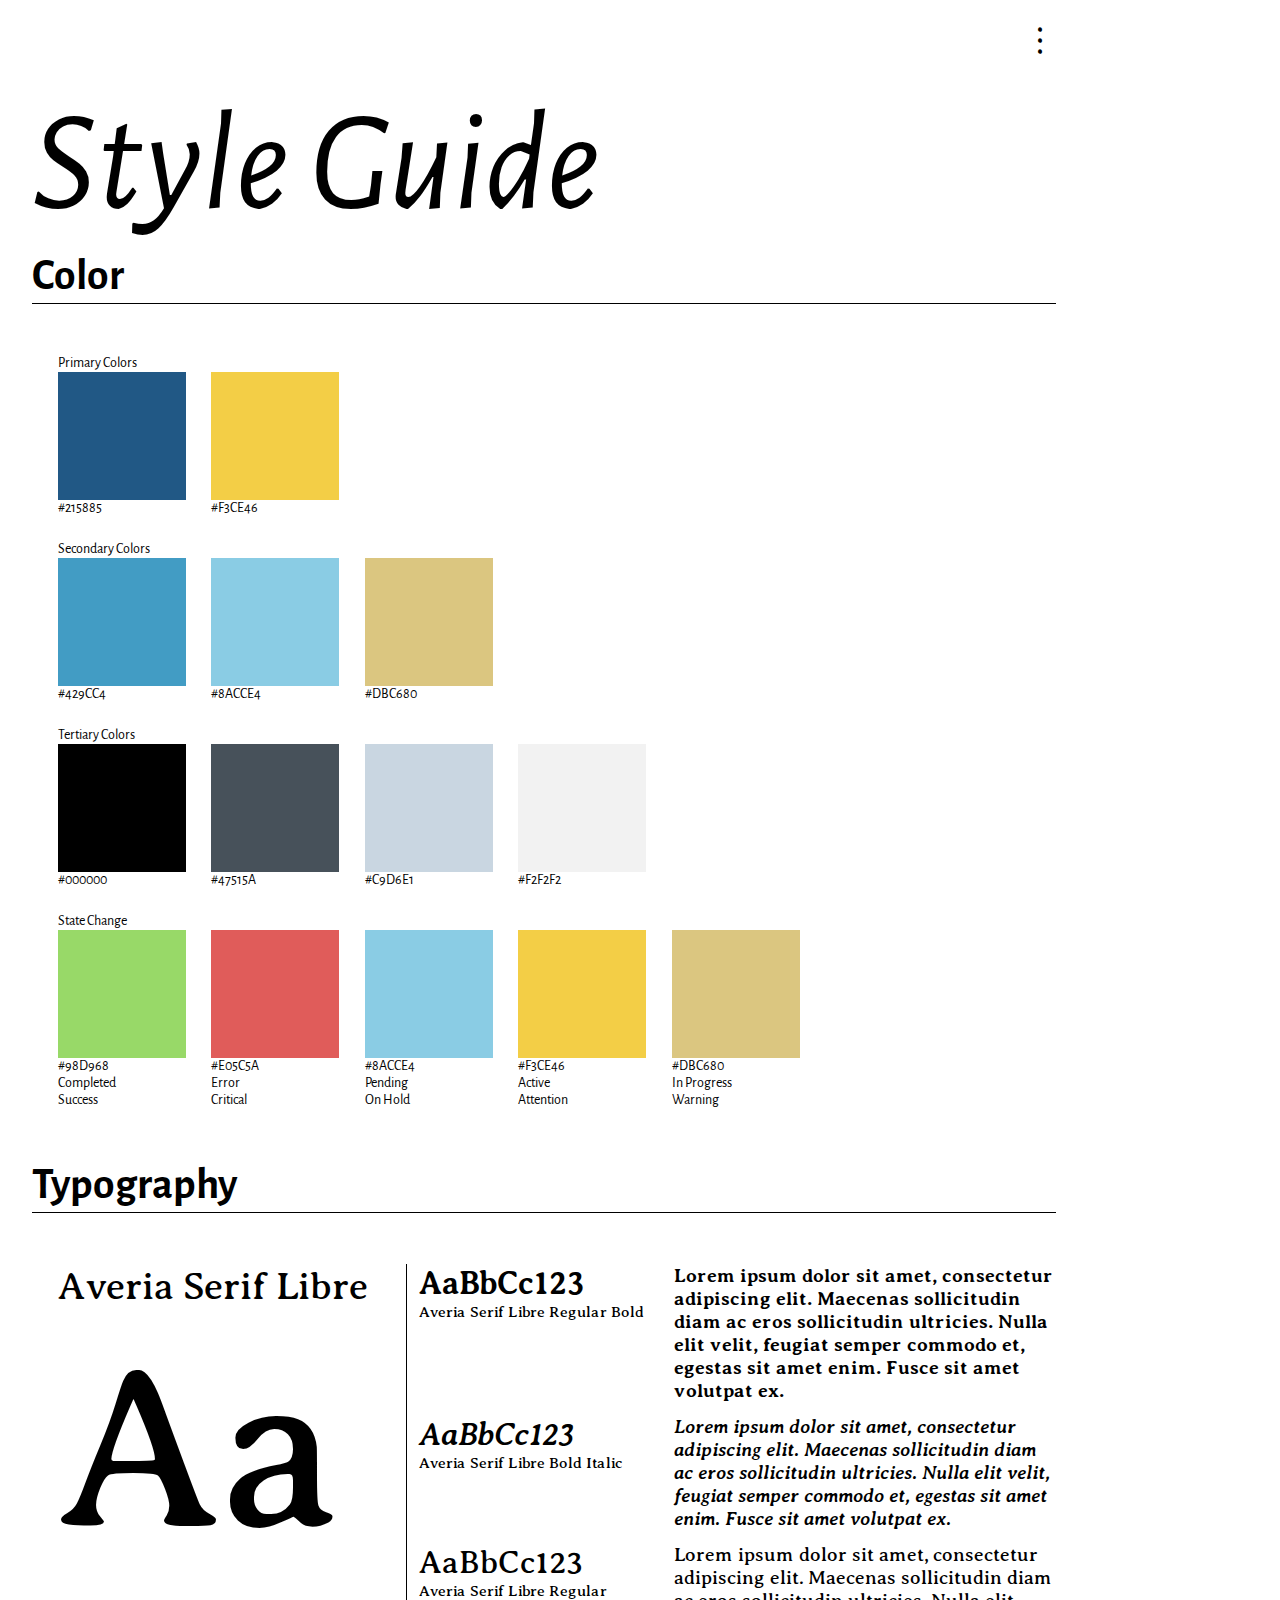
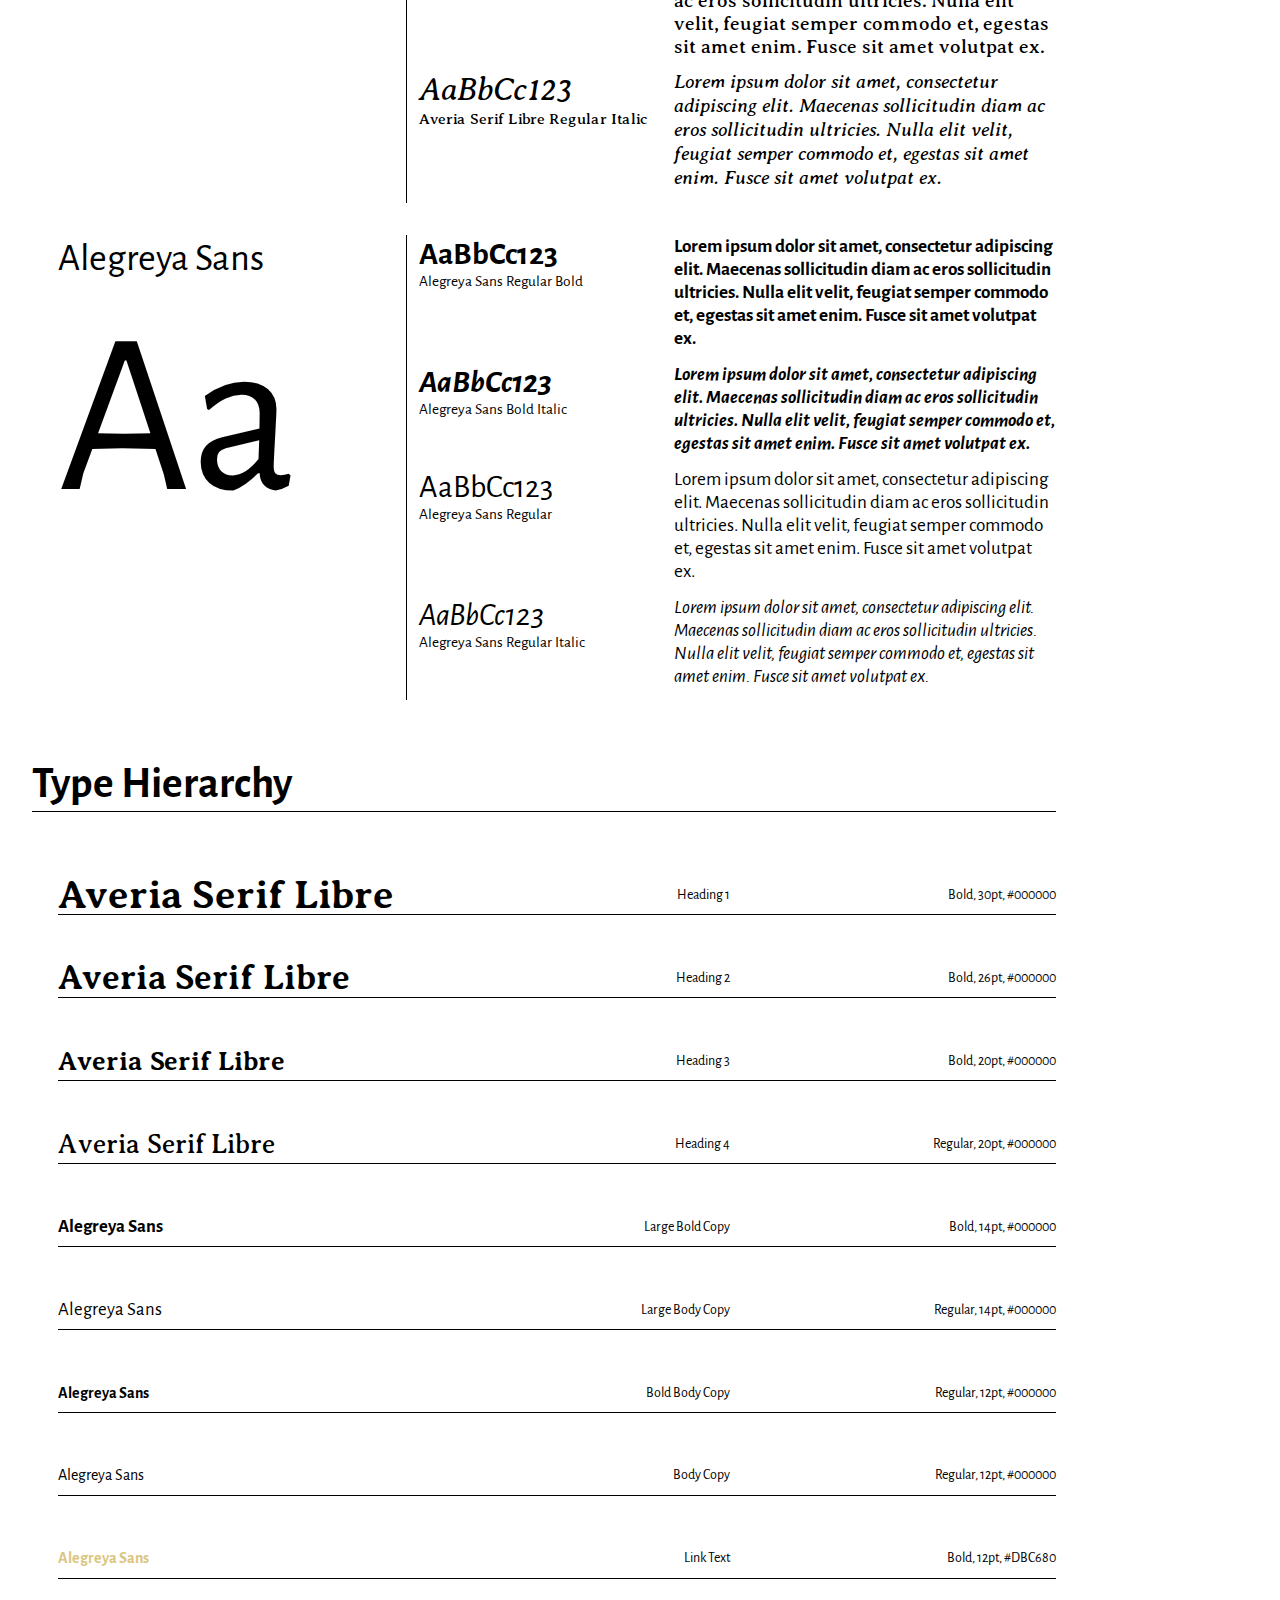
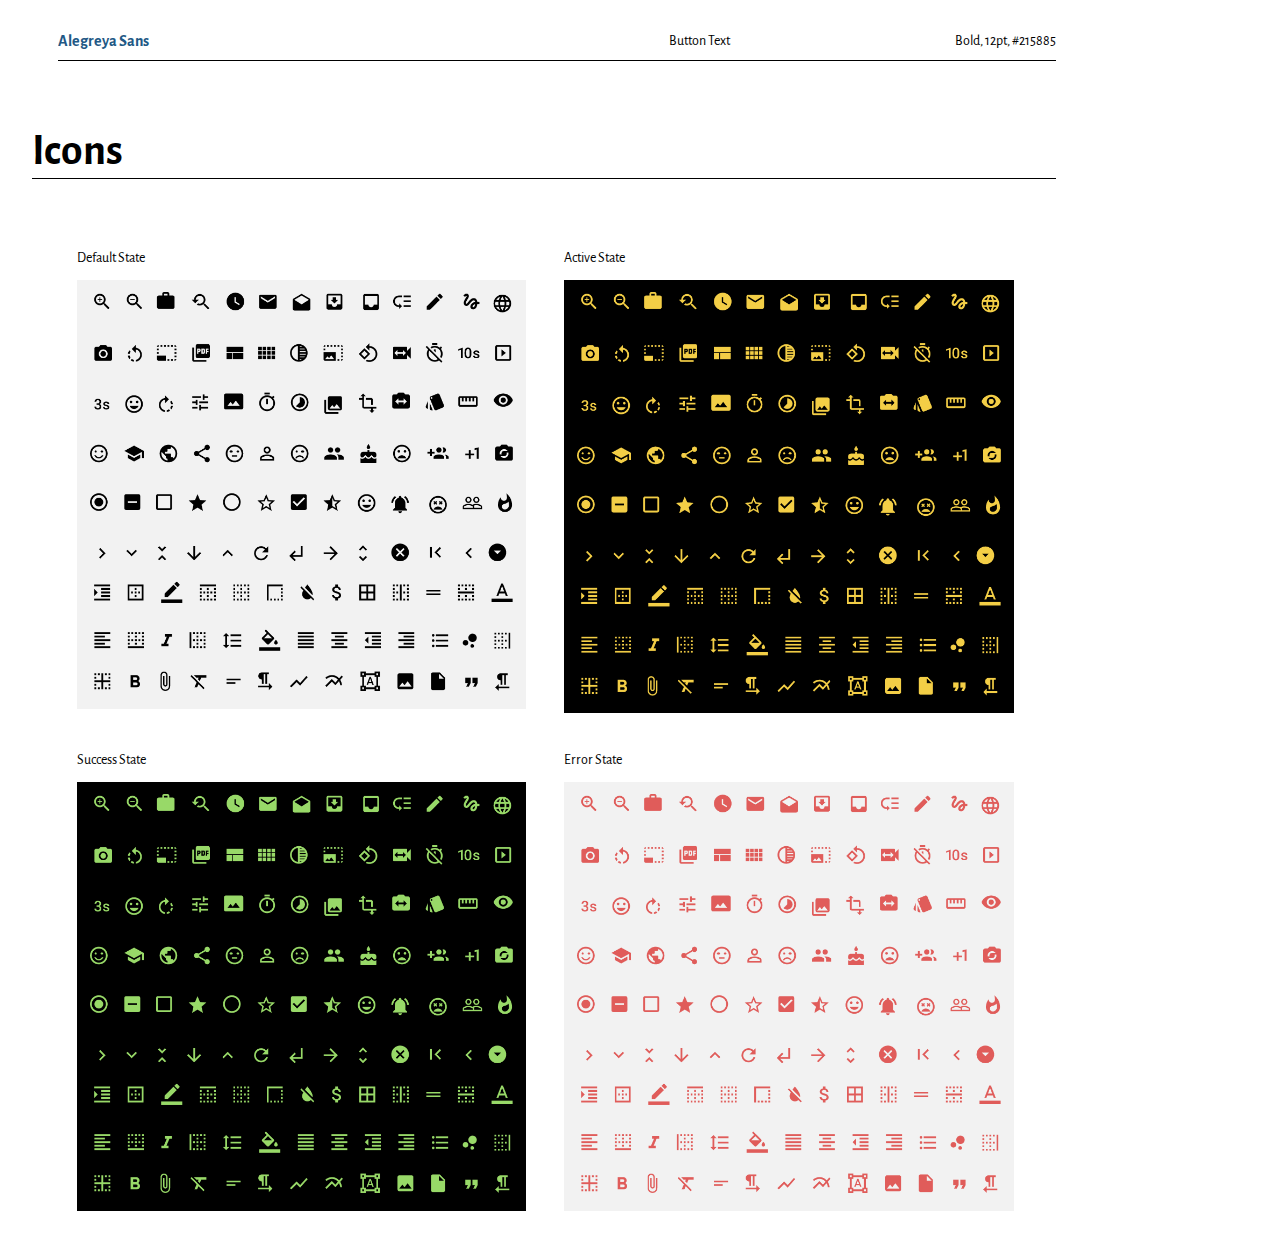
<file: index.html>
<!DOCTYPE html>
<html lang="en">
    <head>
        <meta charset="UTF-8" />
        <meta name="viewport" content="width=device-width, initial-scale=1.0" />

        <link rel="preconnect" href="https://fonts.googleapis.com">
        <link rel="preconnect" href="https://fonts.gstatic.com" crossorigin>
        <link href="https://fonts.googleapis.com/css2?family=Alegreya+Sans&family=Averia+Serif+Libre&display=swap" rel="stylesheet">
        <link rel="stylesheet" href="styles/style.css" />
        <link rel="shortcut icon" href="images/favicon.ico" type="image/x-icon">
        <title>Style Guide</title>
    </head>
    <body>
        <div class="container">
            <div class="navContainer">
                <div class="nav navHidden">
                    <ul>
                        <a href="#colors"><li class="navItem">Color</li></a>
                        <a href="#typography"><li class="navItem">Typography</li></a>
                        <a href="#typeHierarchy"><li class="navItem">Type Hierarchy</li></a>
                        <a href="#icons"><li class="navItem">Icons</li></a>
                        <a href="ui-elements/index.html"><li class="navItem">UI Elements</li></a>
                    </ul>
                </div>
                <div class="menuButton">
                    ...
                </div>
            </div>
            <div class="header">
                <div class="title">
                    Style Guide
                </div>
            </div>
            <div id="colors">
                <div class="sectionHeader">
                    Color
                </div>
                <div id="colorSection" class="section">
                    <div id="firstRow" class="colorRow">
                        <div id="primary">
                            <div class="colorTitle">Primary Colors</div>
                            <div class="colorGroupContainer">
                                <div class="colorGroup">
                                    <div class="colorBoxContainer">
                                        <div class="colorBox c215885"></div>
                                        <div class="colorLabel">#215885</div>
                                    </div>
                                </div>
                                <div class="colorGroup">
                                    <div class="colorBoxContainer">
                                        <div class="colorBox cF3CE46"></div>
                                        <div class="colorLabel">#F3CE46</div>
                                    </div>
                                </div>
    
                            </div>
                        </div>
                    </div>
                    <div id="secondRow" class="colorRow">
                        <div id="secondary">
                            <div class="colorTitle">Secondary Colors</div>
                            <div class="colorGroupContainer">
                                <div class="colorGroup">
                                    <div class="colorBoxContainer">
                                        <div class="colorBox c429CC4"></div>
                                        <div class="colorLabel">#429CC4</div>
                                    </div>
                                </div>
                                <div class="colorGroup">
                                    <div class="colorBoxContainer">
                                        <div class="colorBox c8ACCE4"></div>
                                        <div class="colorLabel">#8ACCE4</div>
                                    </div>
                                </div>
                                <div class="colorGroup">
                                    <div class="colorBoxContainer">
                                        <div class="colorBox cDBC680"></div>
                                        <div class="colorLabel">#DBC680</div>
                                    </div>
                                </div>
                            </div>
                        </div>
                    </div>
                    <div id="thirdRow" class="colorRow">
                        <div id="tertiary">
                            <div class="colorTitle">Tertiary Colors</div>
                            <div class="colorGroupContainer">
                                <div class="colorGroup">
                                    <div class="colorBoxContainer">
                                        <div class="colorBox c000000"></div>
                                        <div class="colorLabel">#000000</div>
                                    </div>
                                </div>
                                <div class="colorGroup">
                                    <div class="colorBoxContainer">
                                        <div class="colorBox c47515A"></div>
                                        <div class="colorLabel">#47515A</div>
                                    </div>
                                </div>
                                <div class="colorGroup">
                                    <div class="colorBoxContainer">
                                        <div class="colorBox cC9D6E1"></div>
                                        <div class="colorLabel">#C9D6E1</div>
                                    </div>
                                </div>
                                <div class="colorGroup">
                                    <div class="colorBoxContainer">
                                        <div class="colorBox cF2F2F2"></div>
                                        <div class="colorLabel">#F2F2F2</div>
                                    </div>
                                </div>
                            </div>
                        </div>
                    </div>
                    <div id="fourthRow" class="colorRow">
                        <div id="stateChange">
                            <div class="colorTitle">State Change</div>
                            <div class="colorGroupContainer">
                                <div class="colorGroup">
                                    <div class="colorBoxContainer">
                                        <div class="colorBox c98D968"></div>
                                        <div class="colorLabel">
                                            <div>#98D968</div>
                                            <div>Completed</div>
                                            <div>Success</div>
                                        </div>
                                    </div>
                                </div>
                                <div class="colorGroup">
                                    <div class="colorBoxContainer">
                                        <div class="colorBox cE05C5A"></div>
                                        <div class="colorLabel">
                                            <div>#E05C5A</div>
                                            <div>Error</div>
                                            <div>Critical</div>
                                        </div>
                                    </div>
                                </div>
                                <div class="colorGroup">
                                    <div class="colorBoxContainer">
                                        <div class="colorBox c8ACCE4"></div>
                                        <div class="colorLabel">
                                            <div>#8ACCE4</div>
                                            <div>Pending</div>
                                            <div>On Hold</div>
                                        </div>
                                    </div>
                                </div>
                                <div class="colorGroup">
                                    <div class="colorBoxContainer">
                                        <div class="colorBox cF3CE46"></div>
                                        <div class="colorLabel">
                                            <div>#F3CE46</div>
                                            <div>Active</div>
                                            <div>Attention</div>
                                        </div>
                                    </div>
                                </div>
                                <div class="colorGroup">
                                    <div class="colorBoxContainer">
                                        <div class="colorBox cDBC680"></div>
                                        <div class="colorLabel">
                                            <div>#DBC680</div>
                                            <div>In Progress</div>
                                            <div>Warning</div>
                                        </div>
                                    </div>
                                </div>
                            </div>
                        </div>
                    </div>
                </div>
            </div>
            <div id="typography">
                <div class="sectionHeader">
                    Typography
                </div>
                <div id="typeSections" class="section">
                    <div class="averiaSerifLibre typeSection">
                        <div class="typeIntro">
                            <div class="typeName">
                                Averia Serif Libre
                            </div>
                            <div class="typeLargeExample">
                                Aa
                            </div>
                        </div>
                        <div class="typeStyles">
                            <div class="typeStyleContainer">
                                <div class="typeStyle">
                                    <div class="typeStyleTitle bold">
                                        AaBbCc123
                                    </div>
                                    <div class="typeStyleLabel">
                                        Averia Serif Libre Regular Bold
                                    </div>
                                </div>
                                <div class="typeStyleExample bold">
                                    Lorem ipsum dolor sit amet, consectetur adipiscing elit. Maecenas sollicitudin diam ac eros sollicitudin ultricies. Nulla elit velit, feugiat semper commodo et, egestas sit amet enim. Fusce sit amet volutpat ex.  
                                </div>
                            </div>
                            <div class="typeStyleContainer">
                                <div class="typeStyle">
                                    <div class="typeStyleTitle bold italic">
                                        AaBbCc123
                                    </div>
                                    <div class="typeStyleLabel">
                                        Averia Serif Libre Bold Italic
                                    </div>
                                </div>
                                <div class="typeStyleExample bold italic">
                                    Lorem ipsum dolor sit amet, consectetur adipiscing elit. Maecenas sollicitudin diam ac eros sollicitudin ultricies. Nulla elit velit, feugiat semper commodo et, egestas sit amet enim. Fusce sit amet volutpat ex. 
                                </div>
                            </div>
                            <div class="typeStyleContainer">
                                <div class="typeStyle">
                                    <div class="typeStyleTitle">
                                        AaBbCc123
                                    </div>
                                    <div class="typeStyleLabel">
                                        Averia Serif Libre Regular
                                    </div>
                                </div>
                                <div class="typeStyleExample">
                                    Lorem ipsum dolor sit amet, consectetur adipiscing elit. Maecenas sollicitudin diam ac eros sollicitudin ultricies. Nulla elit velit, feugiat semper commodo et, egestas sit amet enim. Fusce sit amet volutpat ex. 
                                </div>
                            </div>
                            <div class="typeStyleContainer">
                                <div class="typeStyle">
                                    <div class="typeStyleTitle italic">
                                        AaBbCc123
                                    </div>
                                    <div class="typeStyleLabel">
                                        Averia Serif Libre Regular Italic
                                    </div>
                                </div>
                                <div class="typeStyleExample italic">
                                    Lorem ipsum dolor sit amet, consectetur adipiscing elit. Maecenas sollicitudin diam ac eros sollicitudin ultricies. Nulla elit velit, feugiat semper commodo et, egestas sit amet enim. Fusce sit amet volutpat ex. 
                                </div>
                            </div>
                            
                        </div>
                    </div>
                    <div class="alegreyaSans typeSection">
                        <div class="typeIntro">
                            <div class="typeName">
                                Alegreya Sans
                            </div>
                            <div class="typeLargeExample">
                                Aa
                            </div>
                        </div>
                        <div class="typeStyles">
                            <div class="typeStyleContainer">
                                <div class="typeStyle">
                                    <div class="typeStyleTitle bold">
                                        AaBbCc123
                                    </div>
                                    <div class="typeStyleLabel">
                                        Alegreya Sans Regular Bold
                                    </div>
                                </div>
                                <div class="typeStyleExample bold">
                                    Lorem ipsum dolor sit amet, consectetur adipiscing elit. Maecenas sollicitudin diam ac eros sollicitudin ultricies. Nulla elit velit, feugiat semper commodo et, egestas sit amet enim. Fusce sit amet volutpat ex.  
                                </div>
                            </div>
                            <div class="typeStyleContainer">
                                <div class="typeStyle">
                                    <div class="typeStyleTitle bold italic">
                                        AaBbCc123
                                    </div>
                                    <div class="typeStyleLabel">
                                        Alegreya Sans Bold Italic
                                    </div>
                                </div>
                                <div class="typeStyleExample bold italic">
                                    Lorem ipsum dolor sit amet, consectetur adipiscing elit. Maecenas sollicitudin diam ac eros sollicitudin ultricies. Nulla elit velit, feugiat semper commodo et, egestas sit amet enim. Fusce sit amet volutpat ex. 
                                </div>
                            </div>
                            <div class="typeStyleContainer">
                                <div class="typeStyle">
                                    <div class="typeStyleTitle">
                                        AaBbCc123
                                    </div>
                                    <div class="typeStyleLabel">
                                        Alegreya Sans Regular
                                    </div>
                                </div>
                                <div class="typeStyleExample">
                                    Lorem ipsum dolor sit amet, consectetur adipiscing elit. Maecenas sollicitudin diam ac eros sollicitudin ultricies. Nulla elit velit, feugiat semper commodo et, egestas sit amet enim. Fusce sit amet volutpat ex. 
                                </div>
                            </div>
                            <div class="typeStyleContainer">
                                <div class="typeStyle">
                                    <div class="typeStyleTitle italic">
                                        AaBbCc123
                                    </div>
                                    <div class="typeStyleLabel">
                                        Alegreya Sans Regular Italic
                                    </div>
                                </div>
                                <div class="typeStyleExample italic">
                                    Lorem ipsum dolor sit amet, consectetur adipiscing elit. Maecenas sollicitudin diam ac eros sollicitudin ultricies. Nulla elit velit, feugiat semper commodo et, egestas sit amet enim. Fusce sit amet volutpat ex.
                                </div>
                            </div>
                            
                        </div>
                    </div>
                </div>
            </div>
            <div id="typeHierarchy">
                <div class="sectionHeader">
                    Type Hierarchy
                </div>
                <div id="typeHierarchySection" class="section">
                    <div class="typeHierarchyRow averiaSerifLibre" id="heading1">
                        <div class="typeHierarchyText">
                            Averia Serif Libre
                        </div>
                        <div class="typeHierarchyType alegreyaSans">
                            Heading 1
                        </div>
                        <div class="typeHierarchyStyle alegreyaSans">
                            Bold, 30pt, #000000
                        </div>
                    </div>
                    <div class="typeHierarchyRow averiaSerifLibre" id="heading2">
                        <div class="typeHierarchyText">
                            Averia Serif Libre
                        </div>
                        <div class="typeHierarchyType alegreyaSans">
                            Heading 2
                        </div>
                        <div class="typeHierarchyStyle alegreyaSans">
                            Bold, 26pt, #000000
                        </div>
                    </div>
                    <div class="typeHierarchyRow averiaSerifLibre" id="heading3">
                        <div class="typeHierarchyText">
                            Averia Serif Libre
                        </div>
                        <div class="typeHierarchyType alegreyaSans">
                            Heading 3
                        </div>
                        <div class="typeHierarchyStyle alegreyaSans">
                            Bold, 20pt, #000000
                        </div>
                    </div>
                    <div class="typeHierarchyRow averiaSerifLibre" id="heading4">
                        <div class="typeHierarchyText">
                            Averia Serif Libre
                        </div>
                        <div class="typeHierarchyType alegreyaSans">
                            Heading 4
                        </div>
                        <div class="typeHierarchyStyle alegreyaSans">
                            Regular, 20pt, #000000
                        </div>
                    </div>
                    <div class="typeHierarchyRow alegreyaSans" id="largeBoldCopy">
                        <div class="typeHierarchyText">
                            Alegreya Sans
                        </div>
                        <div class="typeHierarchyType alegreyaSans">
                            Large Bold Copy
                        </div>
                        <div class="typeHierarchyStyle alegreyaSans">
                            Bold, 14pt, #000000
                        </div>
                    </div>
                    <div class="typeHierarchyRow alegreyaSans" id="largeBodyCopy">
                        <div class="typeHierarchyText">
                            Alegreya Sans
                        </div>
                        <div class="typeHierarchyType alegreyaSans">
                            Large Body Copy
                        </div>
                        <div class="typeHierarchyStyle alegreyaSans">
                            Regular, 14pt, #000000
                        </div>
                    </div>
                    <div class="typeHierarchyRow alegreyaSans" id="boldBodyCopy">
                        <div class="typeHierarchyText">
                            Alegreya Sans
                        </div>
                        <div class="typeHierarchyType alegreyaSans">
                            Bold Body Copy
                        </div>
                        <div class="typeHierarchyStyle alegreyaSans">
                            Regular, 12pt, #000000
                        </div>
                    </div>
                    <div class="typeHierarchyRow alegreyaSans" id="bodyCopy">
                        <div class="typeHierarchyText">
                            Alegreya Sans
                        </div>
                        <div class="typeHierarchyType alegreyaSans">
                            Body Copy
                        </div>
                        <div class="typeHierarchyStyle alegreyaSans">
                            Regular, 12pt, #000000
                        </div>
                    </div>
                    <div class="typeHierarchyRow alegreyaSans" id="linkText">
                        <div class="typeHierarchyText">
                            Alegreya Sans
                        </div>
                        <div class="typeHierarchyType alegreyaSans">
                            Link Text
                        </div>
                        <div class="typeHierarchyStyle alegreyaSans">
                            Bold, 12pt, #DBC680
                        </div>
                    </div>
                    <div class="typeHierarchyRow alegreyaSans" id="buttonText">
                        <div class="typeHierarchyText">
                            Alegreya Sans
                        </div>
                        <div class="typeHierarchyType alegreyaSans">
                            Button Text
                        </div>
                        <div class="typeHierarchyStyle alegreyaSans">
                            Bold, 12pt, #215885
                        </div>
                    </div>
                </div>
            </div>
            <div id="icons">
                <div class="sectionHeader">
                    Icons
                </div>
                <div id="iconsSection" class="section">
                    <div id="defaultState" class="iconStyle">
                        <div class="iconLabel">
                            Default State
                        </div>
                        <div class="iconImageContainer cF2F2F2">
                            <img src="images/icons/default.png" alt="">
                        </div>
                    </div>
                    <div id="activeState" class="iconStyle">
                        <div class="iconLabel">
                            Active State
                        </div>
                        <div class="iconImageContainer c000000">
                            <img src="images/icons/active.png" alt="">
                        </div>
                    </div>
                    <div id="successState" class="iconStyle">
                        <div class="iconLabel">
                            Success State
                        </div>
                        <div class="iconImageContainer c000000">
                            <img src="images/icons/success.png" alt="">
                        </div>
                    </div>
                    <div id="errorState" class="iconStyle">
                        <div class="iconLabel">
                            Error State
                        </div>
                        <div class="iconImageContainer cF2F2F2">
                            <img src="images/icons/error.png" alt="">
                        </div>
                    </div>
                </div>
            </div>
        </div>
    </body>
    <script src="https://ajax.googleapis.com/ajax/libs/jquery/3.5.1/jquery.min.js"></script>
    <script src="/script.js"></script>
</html>
</file>
<file: styles/style.css>
body {
    margin: 0;
    padding: 0;
    font-family: 'Alegreya Sans', sans-serif;
    font-size: 14px;
}

html {
    scroll-behavior: smooth;
}

.container {
    max-width: 80%;
    margin: 0 2rem;
}

/* color classes */
.c215885 {
    background-color: #215885;
}

.cF3CE46 {
    background-color: #F3CE46;
}

.c429CC4 {
    background-color: #429CC4;
}

.c8ACCE4 {
    background-color: #8ACCE4;
}

.cDBC680 {
    background-color: #DBC680;
}

.c98D968 {
    background-color: #98D968;
}

.cE05C5A {
    background-color: #E05C5A;
}

.c8ACCE4 {
    background-color: #8ACCE4;
}

.cF3CE46 {
    background-color: #F3CE46;
}

.cDBC680 {
    background-color: #DBC680;
}

.c000000 {
    background-color: #000000;
}

.c47515A {
    background-color: #47515A;
}

.cC9D6E1 {
     background-color: #C9D6E1
}

.cF2F2F2 {
    background-color: #F2F2F2;
}
/* end color classes */

/* font classes */
.averiaSerifLibre {
    font-family: 'Averia Serif Libre', cursive;
}

.alegreyaSans {
    font-family: 'Alegreya Sans', sans-serif;
}

.bold {
    font-weight: bold;
}

.italic {
    font-style: italic;
}
/* end font classes */

/* responsiveness classes */
.mobileOnly600px {
    display: none;
}

.desktopOnly600px {
    display: block;
}
/* end responsiveness classes */

/* header styles */
.header {
    display: flex;
    justify-content: space-between;
}

.navContainer {
    display: flex;
    justify-content: right;
}

.nav {
    transition: all .4s ease-in-out;
}

.nav ul {
    display: flex;
    list-style: none;
    padding: 2rem;
    margin: 0;
    justify-content: end;
}

.nav a {
    text-decoration: none;
    color: black;
}

.menuButton {
    cursor: pointer;
    font-size: 3rem;
    transition: all .4s ease-in-out;
    transform: rotate(-90deg);

    -webkit-user-select: none; /* Safari */        
    -moz-user-select: none; /* Firefox */
    -ms-user-select: none; /* IE10+/Edge */
    user-select: none; /* Standard */
}

.navItem {
    padding: 0 1vw;
    transition: transform .1s cubic-bezier(0,0,.7,1) 0s;
    transform-origin: 0 100%;
    will-change: transform;
}

.navItem:hover {
    transform: skewX(-12deg)!important;
}

.navHidden {
    transform: translate(0, -100%);
}

.title {
    font-size: 11vw;
    font-style: italic;
}
/* end header styles */

.sectionHeader {
    font-weight: bold;
    font-size: 3.4vw;
    border-bottom: 1px solid black;
    margin-bottom: 4vw;
}

.section {
    padding: 0 0 0 2vw;
    margin-bottom: 2vw;
}

#colors #primary {
    /* width: 33.33%; */
}

#colors #secondary {
    /* width: 50%; */
}

#colors #tertiary {
    /* width: 66.66%; */
}

#colors #stateChange {
    /* width: 83.33%; */
}

.colorRow {
    padding-bottom: 1.5rem;
    width: 100%;
    display: flex;
    justify-content: space-between;
}

.colorBox {
    height: 10vw;
    width: 100%;
}

.colorGroup {
    width: 10vw;
    margin-right: 2vw;
}

.colorGroupContainer {
    display: flex;
    /* justify-content: space-between; */
}

/* typography section styles */
.typeSection {
    display: flex;
    padding-bottom: 2rem;
}

.typeStyles {
    border-left: 1px solid black;
    padding-left: 1vw;
}

.typeStyleContainer {
    display: flex;
    justify-content: space-between;
    padding-bottom: 1vw;
}

.typeIntro {
    width: 35%;
}

.typeStyles {
    width: 64%;
}

.typeName {
    font-size: 3vw;
}

.typeLargeExample {
    font-size: 18vw;
}

.typeStyleTitle {
    font-size: 2.5vw;
}

.typeStyleLabel {
    font-size: 1.2vw;
}

.typeStyleExample {
    width: 60%;
    font-size: 1.5vw;
}
/* end typography section styles */

/* type hierarchy styles */
#typeHierarchy {
    padding-bottom: 3vw;
}

.typeHierarchyRow {
    height: 4vw;
    border-bottom: 1px solid black;
    display: flex;
    justify-content: space-between;
    margin-top: 2.4vw;
}

.typeHierarchyText {
    width: 32vw;
    white-space: nowrap;
    overflow: hidden;
    text-overflow: ellipsis;
}

.typeHierarchyType {
    width: 15vw;
    text-align: right;
    line-height: 5vw;
}

.typeHierarchyStyle {
    width: 20vw;
    text-align: right;
    line-height: 5vw;
}

#heading1 .typeHierarchyText {
    font-weight: bold;
    font-size: 30pt;
    line-height: 5vw;
}

#heading2 .typeHierarchyText {
    font-weight: bold;
    font-size: 26pt;
    line-height: 5vw;
}

#heading3 .typeHierarchyText {
    font-weight: bold;
    font-size: 20pt;
    line-height: 5vw;
}

#heading4 .typeHierarchyText {
    font-size: 20pt;
    line-height: 5vw;
}

#largeBoldCopy .typeHierarchyText {
    font-weight: bold;
    font-size: 14pt;
    line-height: 5vw;
}

#largeBodyCopy .typeHierarchyText {
    font-size: 14pt;
    line-height: 5vw;
}

#boldBodyCopy .typeHierarchyText {
    font-weight: bold;
    font-size: 12pt;
    line-height: 5vw;
}

#bodyCopy .typeHierarchyText {
    font-size: 12pt;
    line-height: 5vw;
}

#linkText .typeHierarchyText {
    font-weight: bold;
    font-size: 12pt;
    color: #DBC680;
    line-height: 5vw;
}

#buttonText .typeHierarchyText {
    font-weight: bold;
    font-size: 12pt;
    color: #215885;
    line-height: 5vw;
}
/* end type hierarchy styles */

/* icons styles */
#iconsSection {
    display: flex;
    flex-wrap: wrap;
}

.iconStyle {
    width: 45%;
    padding: 1.5vw;
}

.iconStyle img {
    max-width: 100%;
}

.iconLabel {
    padding-bottom: 1vw;
}

.iconImageContainer {
    padding: 1vw;
}
/* end icons styles */

@media only screen and (max-width: 850px) {
    .container {
        max-width: 95%;
        margin: 0 auto;
    }

    .section {
        padding: 0 4vw;
    }

    .typeHierarchyRow {
        height: auto;
    }

    .colorLabel {
        font-size: 8pt;
    }
}

@media only screen and (max-width: 600px) {
    #iconsSection {
        display: block;
    }
    
    .iconStyle {
        width: 100%;
        padding-bottom: 5vw;
    }

    .colorBox {
        height: 14vw;
    }

    .colorGroup {
        width: 14vw;
    }

    .desktopOnly600px {
        display: none;
    }

    .mobileOnly600px {
        display: block;
    }
}
</file>
